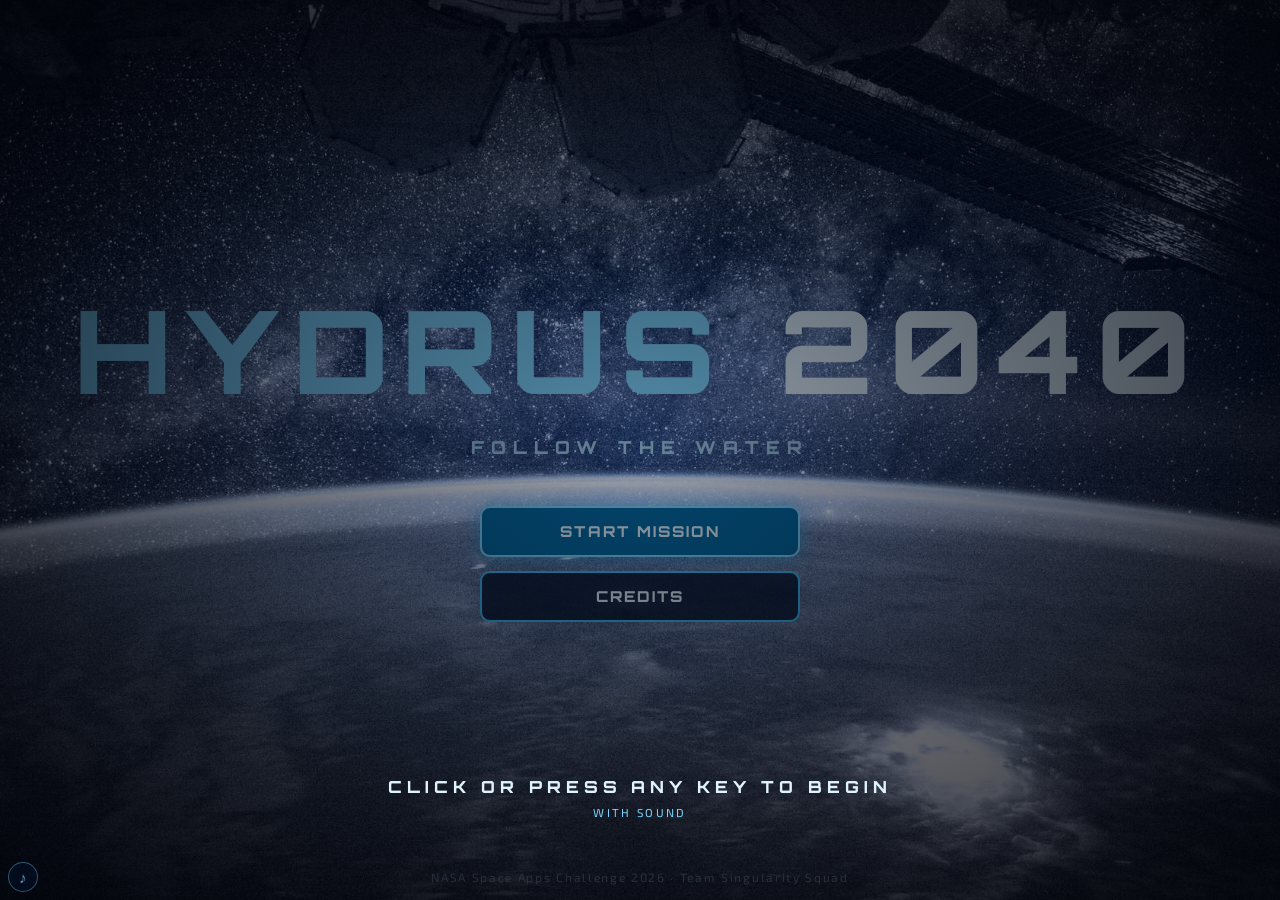
<file: index.html>
<!DOCTYPE html>
<html lang="en">
<head>
  <meta charset="UTF-8">
  <meta name="viewport" content="width=device-width, initial-scale=1.0">
  <title>Hydrus 2040</title>
  <meta name="description" content="Hydrus 2040: follow the water. A space mission design game for NASA Space Apps Challenge 2026.">
  <link rel="stylesheet" href="css/style.css">
</head>
<body>

  <!-- ============ 1. TITLE SCREEN ============ -->
  <section id="screen-title" class="screen active">
    <div class="title-bg"></div>
    <div class="title-tint"></div>
    <img class="drifter" src="assets/images/astronaut-floating.png" alt="">

    <div class="title-box">
      <div class="title-float">
        <h1 class="game-title">HYDRUS <span>2040</span></h1>
      </div>
      <p class="game-subtitle">FOLLOW THE WATER</p>
      <nav class="menu">
        <button class="btn btn-main" id="btn-start">START MISSION</button>
        <button class="btn" id="btn-credits">CREDITS</button>
      </nav>
    </div>

    <footer class="title-footer">NASA Space Apps Challenge 2026 · Team Singularity Squad</footer>
  </section>

  <!-- ============ 2. INTRO COMIC ============ -->
  <section id="screen-intro" class="screen">
    <div class="stage" id="intro-stage">
      <div class="panel-bg" id="panel-bg"></div>
      <div class="panel-extra" id="panel-extra"></div>
      <div class="caption" id="caption"></div>
      <img class="hydrus" id="hydrus" src="assets/images/control-hydrus.png" alt="Control Hydrus, your mission guide">
      <div class="bubble" id="bubble">
        <b class="bubble-name">CONTROL HYDRUS</b>
        <span id="bubble-text"></span>
      </div>
      <div class="dots" id="dots"></div>
      <div class="ai-tag hidden" id="intro-ai">AI-generated illustration</div>
      <button class="btn-skip" id="btn-skip">Skip intro &#9656;&#9656;</button>
      <button class="btn btn-main btn-next" id="btn-next">NEXT &#9656;</button>
    </div>
  </section>

  <!-- ============ 3. CHOOSE YOUR DESTINATION ============ -->
  <section id="screen-destinations" class="screen">
    <div class="title-bg dim"></div>
    <div class="title-tint"></div>

    <header class="dest-header">
      <button class="btn btn-small" id="dest-back">&#9666; Menu</button>
      <div class="dest-heading">
        <h2>CHOOSE YOUR DESTINATION</h2>
        <div class="dest-guide">
          <img src="assets/images/control-hydrus-face.png" alt="">
          <p><b>CONTROL HYDRUS:</b> <span id="dest-guide-text"></span></p>
        </div>
      </div>
    </header>

    <div class="dest-cols" id="dest-cols"></div>

    <div class="dest-bar">
      <p id="dest-choice">Pick a world to continue.</p>
      <button class="btn btn-main" id="dest-go" disabled>CONTINUE &#9656;</button>
    </div>
  </section>

  <!-- ============ 4. HANGAR ============ -->
  <!-- The hangar is drawn at 1920 x 1080 and scaled to fit any screen -->
  <section id="screen-hangar" class="screen">
    <div class="hg-stage" id="hg-stage">
      <header class="hg-top">
        <div class="hg-title"><h1>HANGAR</h1><small id="hg-sub"></small></div>
        <div class="hg-meter" id="m-budget"></div>
        <div class="hg-meter" id="m-weight"></div>
        <div class="hg-meter" id="m-power"></div>
        <div class="hg-meter" id="m-data"></div>
        <div class="hg-btns"><button class="hg-help" id="hg-help" aria-label="Hangar tour">?</button><button class="hg-back" id="hg-back">&#9666; BACK</button></div>
      </header>

      <div class="hg-grid">
        <div class="hg-left">
          <section class="pn" id="p-rocket"><div class="pt">1 · CHOOSE YOUR ROCKET</div><div id="rocket-list"></div></section>
          <section class="pn hg-fuel">
            <div class="pt">FUEL LOAD <span>$1M per 10%</span></div>
            <div class="fh"><b id="fuel-pct"></b><span id="fuel-dv"></span></div>
            <input type="range" id="fuel-range" min="0" max="100" step="1" aria-label="Fuel load">
            <div class="flab"><span>0%</span><span>25%</span><span>50%</span><span>75%</span><span>100%</span></div>
            <p class="fnote"><b>Δv</b> = how much your rocket can change its speed. More fuel gives more Δv, but costs money. More weight on board gives less Δv.</p>
          </section>
        </div>

        <section class="pn hg-bay">
          <div class="pt">ASSEMBLY BAY <span id="bay-sub"></span></div>
          <svg id="rocket-svg" viewBox="0 0 560 470" preserveAspectRatio="xMidYMid meet" aria-label="Your rocket"></svg>
        </section>

        <section class="pn" id="p-equip">
          <div class="pt">2 · LOAD YOUR EQUIPMENT <span id="equip-sub"></span></div>
          <div class="env" id="env"></div>
          <div class="items" id="equip-list"></div>
        </section>

        <div class="hg-bottom">
          <section class="pn" id="p-world"><div class="pt">3 · YOUR WORLD <span>what it is like out there</span></div><div id="world-card"></div></section>
          <section class="pn" id="p-crew">
            <div class="pt">4 · CREW STATIONS <span>Control Hydrus gives orders by station</span></div>
            <div class="crew" id="crew-stations"></div>
            <div class="hint"><img src="assets/images/control-hydrus-face.png" alt=""><div><b>CONTROL HYDRUS</b><p id="hint-text"></p></div></div>
          </section>
          <section class="pn hg-launch">
            <div class="pt">MISSION READINESS</div>
            <svg id="gauge" viewBox="0 0 300 170" width="270" aria-label="Mission readiness"></svg>
            <div class="risk" id="risk-text"></div>
            <ul class="blocked-list" id="blocked-list"></ul>
            <button class="lb" id="launch-btn">LAUNCH &#9656;</button>
          </section>
        </div>
      </div>

      <!-- World info as a pop-up window (inside the hangar) -->
      <div class="wi-pop hidden" id="wi-pop" role="dialog" aria-label="World info">
        <div class="wi-pop-box"><div class="wi-pop-scale" id="wi-pop-frame"></div>
          <button class="wi-close" id="wi-close" aria-label="Close world info">✕</button></div>
      </div>

      <!-- Guided tour by Control Hydrus (inside the hangar) -->
      <div class="tour hidden" id="tour">
        <div class="tour-spot" id="tour-spot"></div>
        <div class="tour-box" id="tour-box">
          <img src="assets/images/control-hydrus-face.png" alt="Control Hydrus">
          <div class="tour-text">
            <b>CONTROL HYDRUS <span id="tour-step"></span></b>
            <p id="tour-msg"></p>
            <div class="tour-btns">
              <button class="tour-skip" id="tour-skip">Skip tour</button>
              <button class="btn btn-main tour-next" id="tour-next">NEXT &#9656;</button>
            </div>
          </div>
        </div>
      </div>
    </div>
  </section>

  <!-- ============ 3b. WORLD INFO (before the hangar) ============ -->
  <section id="screen-briefing" class="screen"><div class="stage1080" id="briefing-stage"></div></section>

  <!-- ============ 5. LAUNCH (countdown) ============ -->
  <section id="screen-launch" class="screen"><div class="stage1080" id="launch-stage"></div></section>

  <!-- ============ 6. TRAJECTORY ============ -->
  <section id="screen-trajectory" class="screen"><div class="stage1080" id="traj-stage"></div></section>

  <!-- ============ 7b. MARS: mission map with 5 sectors (rover level in mars-level/) ============ -->
  <section id="screen-rover" class="screen"><iframe class="rover-frame" id="rover-frame" title="Mars mission map and rover level"></iframe></section>

  <!-- ============ 7. MISSION MAP ============ -->
  <section id="screen-map" class="screen"><div class="stage1080" id="map-stage"></div></section>

  <!-- ============ 8. ANIMATION SLOT (cinematics go here in the final version) ============ -->
  <section id="screen-anim" class="screen"><div class="stage1080" id="anim-stage"></div></section>

  <!-- ============ 9. PLANET LEVEL (walk + emergencies) ============ -->
  <section id="screen-level" class="screen"><div class="stage1080" id="level-stage"></div>
    <!-- ESC: pause menu -->
    <div class="pause hidden" id="pause" role="dialog" aria-label="Paused">
      <div class="pause-box">
        <h2>PAUSED</h2>
        <button class="btn" data-act="resume">RESUME</button>
        <button class="btn" data-act="map">MISSION MAP</button>
        <button class="btn" data-act="menu">MAIN MENU</button>
        <p>ESC: resume · ◀ ▶ choose · middle key: select</p>
      </div>
    </div>
  </section>

  <!-- ============ 10. FINAL REPORT ============ -->
  <section id="screen-report" class="screen"><div class="stage1080" id="report-stage"></div></section>

  <!-- ============ CREW WINDOW (before the hangar) ============ -->
  <div class="modal crew-modal hidden" id="crew-modal">
    <div class="crew-box">
      <img class="cm-astro" src="assets/images/control-hydrus.png" alt="Control Hydrus">
      <div class="cm-bubble"><b>CONTROL HYDRUS</b><span id="crew-question"></span></div>
      <div class="cm-body" id="crew-body"></div>
    </div>
  </div>

  <!-- ============ LAUNCH SUMMARY WINDOW ============ -->
  <div class="modal summary-modal hidden" id="summary-modal">
    <div class="mbx">
      <div class="mbub"><b>CONTROL HYDRUS</b>Trip and equipment selected. Ready to launch, team?</div>
      <img class="mch" src="assets/images/control-hydrus.png" alt="">
      <h2>MISSION SUMMARY<small>Check everything before launch. You can't change your equipment in space.</small></h2>
      <div class="sg" id="summary-grid"></div>
      <div class="btns">
        <button class="bb" id="sum-back">&#9666; BACK TO HANGAR</button>
        <button class="bl" id="sum-go">CONFIRM LAUNCH &#9656;</button>
      </div>
    </div>
  </div>

  <!-- Pop-up window (credits and messages) -->
  <div class="modal hidden" id="modal">
    <div class="modal-box">
      <div id="modal-content"></div>
      <button class="btn btn-main" id="modal-close">CLOSE</button>
    </div>
  </div>

  <!-- Scripts: order matters -->
  <script src="js/data.js"></script>
  <script src="js/main.js"></script>
  <script src="js/title.js"></script>
  <script src="js/intro.js"></script>
  <script src="js/destinations.js"></script>
  <script src="js/crew.js"></script>
  <script src="js/hangar.js"></script>
  <script src="js/tour.js"></script>
  <script src="js/briefing.js"></script>
  <script src="js/missions/mars.js"></script>
  <script src="js/missions/moon.js"></script>
  <script src="js/missions/europa.js"></script>
  <script src="js/journey.js"></script>
  <script src="js/level.js"></script>
  <script src="js/music.js"></script>
</body>
</html>
</file>
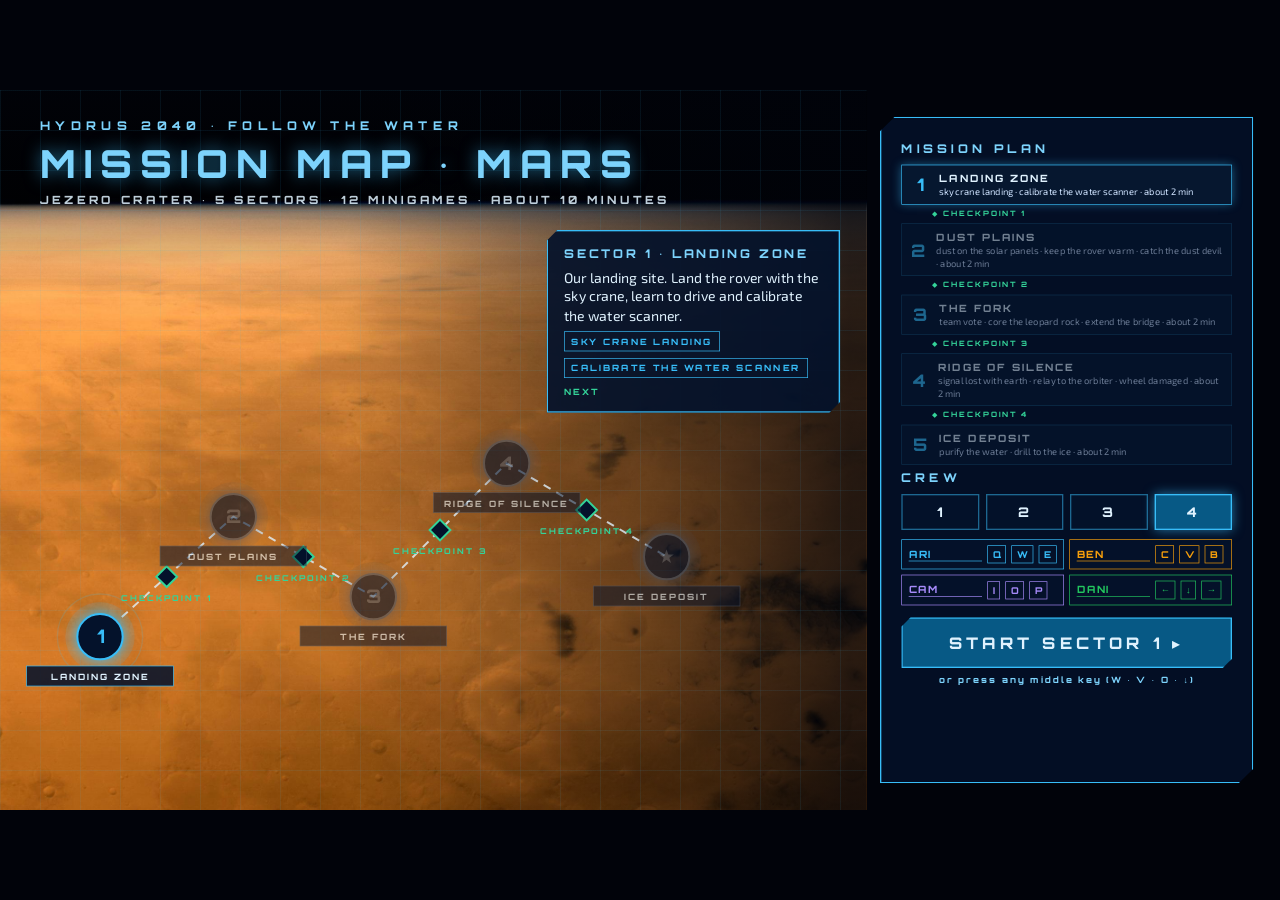
<file: mars-level/index.html>
<!DOCTYPE html>
<html lang="en">
<head>
  <meta charset="UTF-8">
  <meta name="viewport" content="width=device-width, initial-scale=1.0">
  <title>Hydrus 2040 · Mars</title>
  <link rel="stylesheet" href="css/style.css">
</head>
<body>
  <!-- ============ MISSION MAP · MARS ============ -->
  <section id="map" class="screen active">
    <div class="stage" id="map-stage">
      <div class="mp-bg"></div><div class="mp-grid"></div>
      <header class="mp-top">
        <p class="kicker">HYDRUS 2040 · FOLLOW THE WATER</p>
        <h1 id="mp-title">MISSION MAP · MARS</h1>
        <p class="sub" id="mp-sub">JEZERO CRATER · 5 SECTORS · 12 MINIGAMES · ABOUT 10 MINUTES</p>
      </header>
      <button class="mp-back" id="mp-back">◂ BACK</button>
      <svg class="mp-svg" id="mp-svg" viewBox="0 0 1300 1080"></svg>
      <div class="mp-card hidden" id="mp-card"></div>
      <aside class="mp-side">
        <h2>MISSION PLAN</h2>
        <div id="mp-plan"></div>
        <h2>CREW</h2>
        <div class="crew-n" id="crew-n"></div>
        <div class="crew-keys" id="crew-keys"></div>
        <button class="start" id="start">START MISSION ▸</button>
        <p class="hint">or press any middle key (W · V · O · ↓)</p>
      </aside>
    </div>
  </section>

  <!-- ============ PLANET LEVEL ============ -->
  <section id="play" class="screen">
    <canvas id="game" width="1920" height="1080"></canvas>
    <!-- 1 player: the rover broke → extra life or restart the sector -->
    <div class="pause hidden" id="downc" role="dialog" aria-label="Rover down">
      <div class="pause-box">
        <h2 class="red">ROVER DOWN</h2>
        <p class="why" id="downc-why"></p>
        <button data-act="life">♥ USE EXTRA LIFE<small id="downc-life">Keep going from here · 1 per sector</small></button>
        <button data-act="restart">RESTART SECTOR<small>Start this sector again from the beginning</small></button>
        <p>◀ ▶ choose · middle key: select</p>
      </div>
    </div>
    <!-- ESC: pause menu -->
    <div class="pause hidden" id="pause" role="dialog" aria-label="Paused">
      <div class="pause-box">
        <h2>PAUSED</h2>
        <button data-act="resume">RESUME</button>
        <button data-act="map">MISSION MAP</button>
        <button data-act="menu">MAIN MENU</button>
        <p>ESC: resume · ◀ ▶ choose · middle key: select</p>
        <small>Going to the map or the menu restarts this sector later.</small>
      </div>
    </div>
  </section>

  <script src="js/config.js"></script>
  <script src="js/data.js"></script>
  <script src="js/planets.js"></script>
  <script src="js/sound.js"></script>
  <script src="js/draw.js"></script>
  <script src="js/minigames.js"></script>
  <script src="js/minigames2.js"></script>
  <script src="js/minigames3.js"></script>
  <script src="js/level.js"></script>
  <script src="js/map.js"></script>
</body>
</html>
</file>
<file: css/style.css>
/* =====================================================
   HYDRUS 2040 — STYLES
   Main colors are at the top: change them here.
   ===================================================== */

@font-face { font-family: 'Orbitron'; src: url(../assets/fonts/orbitron.woff2) format('woff2'); font-weight: 800; }
@font-face { font-family: 'Exo 2'; src: url(../assets/fonts/exo2-400.woff2) format('woff2'); font-weight: 400; }
@font-face { font-family: 'Exo 2'; src: url(../assets/fonts/exo2.woff2) format('woff2'); font-weight: 600; }

:root {
  --ice: #e0f2fe;        /* almost white */
  --light-blue: #7dd3fc;
  --blue: #38bdf8;
  --deep-blue: #0369a1;
  --navy: #04122b;
  --space: #01030a;
  --title-font: 'Orbitron', sans-serif;
  --text-font: 'Exo 2', sans-serif;
}

* { box-sizing: border-box; margin: 0; }
html, body { height: 100%; background: var(--space); color: var(--ice); font-family: var(--text-font); overflow: hidden; }
button { font: inherit; cursor: pointer; }
.hidden { display: none !important; }

/* ---------- Screens ---------- */
.screen { position: fixed; inset: 0; display: none; }
.screen.active { display: block; animation: fade-in .6s ease; }
@keyframes fade-in { from { opacity: 0; } to { opacity: 1; } }

/* ---------- Buttons ---------- */
.btn {
  font-family: var(--title-font); font-weight: 800; letter-spacing: .14em; font-size: 15px;
  padding: 14px 30px; color: var(--ice); background: #04122bcc;
  border: 2px solid var(--blue); border-radius: 10px; transition: .2s;
}
.btn:hover, .btn:focus-visible { background: var(--deep-blue); box-shadow: 0 0 22px var(--blue); outline: none; }
.btn-main { background: var(--deep-blue); border-color: var(--light-blue); box-shadow: 0 0 18px #0ea5e988; }
.btn-main:hover { box-shadow: 0 0 34px var(--blue); transform: translateY(-2px); }
.btn:disabled { opacity: .35; cursor: default; box-shadow: none; transform: none; }
.btn-small { font-size: 12px; padding: 9px 16px; }

/* ---------- 1. TITLE SCREEN ---------- */
.title-bg {
  position: absolute; inset: -4%;
  background: url(../assets/images/bg-title.jpg) center / cover;
  animation: slow-zoom 40s ease-in-out infinite alternate;
}
.title-bg.dim { filter: brightness(.55); }
@keyframes slow-zoom { from { transform: scale(1); } to { transform: scale(1.08); } }

/* Blue layer: turns the warm photo into cold blue tones */
.title-tint {
  position: absolute; inset: 0;
  background:
    radial-gradient(ellipse at center, #0a2a5a33 0%, #01030acc 85%),
    #0b3d91;
  mix-blend-mode: color; opacity: .9;
}
.title-tint::after {
  content: ''; position: absolute; inset: 0;
  background: linear-gradient(#01030a99, #01030a22 40%, #01030aaa);
  mix-blend-mode: normal;
}

.drifter {
  position: absolute; width: 9vw; min-width: 80px; top: 62%; left: -12vw; opacity: .9;
  animation: drift 55s linear infinite;
}
@keyframes drift {
  0%   { transform: translate(0, 0) rotate(-10deg); }
  50%  { transform: translate(70vw, -30vh) rotate(25deg); }
  100% { transform: translate(130vw, -10vh) rotate(60deg); }
}

.title-box {
  position: absolute; inset: 0; display: flex; flex-direction: column;
  align-items: center; justify-content: center; text-align: center; padding: 20px;
}
.title-float { animation: float 6s ease-in-out infinite; }
@keyframes float {
  0%, 100% { transform: translateY(0) rotate(-.6deg); }
  50%      { transform: translateY(-14px) rotate(.6deg); }
}
.game-title {
  font-family: var(--title-font); font-weight: 800; letter-spacing: .12em;
  font-size: clamp(42px, 9vw, 130px); color: var(--light-blue);
  animation: breathe 3.2s ease-in-out infinite;
}
.game-title span { color: var(--ice); }
@keyframes breathe {
  0%, 100% { text-shadow: 0 0 6px #0ea5e955; color: var(--light-blue); }
  50%      { text-shadow: 0 0 22px var(--blue), 0 0 55px #0284c7; color: #bae6fd; }
}
.game-subtitle {
  font-family: var(--title-font); letter-spacing: .4em; font-size: clamp(12px, 1.4vw, 20px);
  color: #9cc7e4; margin: 14px 0 48px;
}
.menu { display: flex; flex-direction: column; gap: 14px; width: min(320px, 80vw); }
.title-footer {
  position: absolute; bottom: 16px; width: 100%; text-align: center;
  font-size: 12px; letter-spacing: .14em; color: #9cc7e4aa;
}

/* ---------- 2. INTRO COMIC ---------- */
#screen-intro { background: #000; display: none; place-items: center; }
#screen-intro.active { display: grid; }
.stage {
  position: relative; width: min(100vw, 177.78vh); aspect-ratio: 16 / 9;
  overflow: hidden; container-type: inline-size; cursor: pointer; background: var(--space);
}
.panel-bg { position: absolute; inset: 0; background: center / cover no-repeat; }
.panel-bg.zoom { animation: panel-in .7s ease, ken-burns 14s ease-out forwards; }
@keyframes panel-in { from { opacity: 0; } to { opacity: 1; } }
@keyframes ken-burns { from { transform: scale(1); } to { transform: scale(1.06); } }

.caption {
  position: absolute; left: 3.75%; top: 6.2%; max-width: 47.5%;
  padding: 1.6cqw 2.1cqw; background: #04122bdd; border: .19cqw solid var(--blue);
  border-radius: .4cqw; box-shadow: .5cqw .5cqw 0 var(--deep-blue);
  opacity: 0; transform: translateY(-1cqw); transition: .6s .2s;
}
.caption.show { opacity: 1; transform: none; }
.caption-title {
  font-family: var(--title-font); font-weight: 800; font-size: 4cqw; letter-spacing: .12em;
  color: var(--light-blue); text-shadow: 0 0 1.4cqw #0ea5e9;
}
.caption p { font-size: 2.1cqw; line-height: 1.35; margin-top: .6cqw; }

.hydrus {
  position: absolute; left: 0; bottom: 0; height: 52%;
  transform: translateX(-110%); transition: transform .7s cubic-bezier(.2, .9, .3, 1.2);
  pointer-events: none;
}
.with-hydrus .hydrus { transform: translateX(0); animation: bob 5s ease-in-out .7s infinite; }
@keyframes bob { 0%, 100% { translate: 0 0; } 50% { translate: 0 -1.2%; } }

.bubble {
  position: absolute; padding: 1.75cqw 2.25cqw;
  background: #f0f9ff; color: #0c2340; border: .25cqw solid #0ea5e9; border-radius: 1.75cqw;
  font-size: 2.25cqw; line-height: 1.35; box-shadow: .5cqw .5cqw 0 var(--deep-blue);
  opacity: 0; transform: scale(.9); transform-origin: left bottom; transition: .35s .3s;
  min-height: 9cqw;
}
.bubble.show { opacity: 1; transform: none; }
.bubble::before {
  content: ''; position: absolute; left: -2.9cqw; bottom: 2.5cqw;
  border: 1.5cqw solid transparent; border-right: 2.9cqw solid #0ea5e9;
}
.bubble-name {
  display: block; font-family: var(--title-font); font-size: 1.25cqw; letter-spacing: .16em;
  color: var(--deep-blue); margin-bottom: .5cqw;
}
/* Panel 4: text box at the bottom, no astronaut */
.bottom-text .bubble {
  left: 50%; bottom: 4.5%; width: 90%; transform: translateX(-50%);
  background: #04122bee; color: var(--ice); border-color: var(--blue); border-radius: .4cqw;
  font-size: 1.9cqw; text-align: center; min-height: 0;
}
.bottom-text .bubble::before { display: none; }
.bottom-text .bubble-name { display: inline; color: var(--light-blue); margin-right: .6cqw; }

.intro-planet { position: absolute; top: 18%; width: 21.25%; transform: translateX(-50%); text-align: center; }
.intro-planet .planet-photo { width: 100%; }
.intro-planet-name {
  font-family: var(--title-font); font-size: 1.9cqw; letter-spacing: .14em; margin-top: 1.4cqw;
  color: #bae6fd; text-shadow: 0 0 .9cqw #0284c7;
}
.intro-planet-name small { display: block; font-family: var(--text-font); font-size: 1.5cqw; letter-spacing: .04em; color: var(--light-blue); margin-top: .3cqw; }

.dots { position: absolute; top: 2.5%; left: 50%; transform: translateX(-50%); display: flex; gap: .8cqw; }
.dots i { width: .8cqw; height: .8cqw; border-radius: 50%; background: #7dd3fc44; }
.dots i.on { background: var(--light-blue); box-shadow: 0 0 .8cqw var(--blue); }
.btn-skip {
  position: absolute; top: 2%; right: 1.5%; background: none; border: none;
  color: #9cc7e4; font-size: 1.2cqw; letter-spacing: .08em; padding: .6cqw;
}
.btn-skip:hover { color: var(--ice); }
.btn-next { position: absolute; right: 2.5%; bottom: 4%; font-size: 1.3cqw; padding: 1cqw 2cqw; }
.bottom-text .btn-next { bottom: auto; top: 6%; }

/* ---------- Planet photos that rotate ---------- */
.planet-photo { position: relative; aspect-ratio: 1; border-radius: 50%; }
.planet-photo img {
  width: 100%; height: 100%; border-radius: 50%; object-fit: cover; display: block;
  animation: spin 160s linear infinite;
  box-shadow: 0 0 0 3px #38bdf855, 0 0 40px #0ea5e966;
}
/* Fixed shadow on one side: makes it look like a 3D ball */
.planet-photo::after {
  content: ''; position: absolute; inset: 0; border-radius: 50%;
  background: radial-gradient(circle at 32% 30%, transparent 48%, #000000aa 100%);
  pointer-events: none;
}
@keyframes spin { to { transform: rotate(360deg); } }

/* ---------- 3. CHOOSE YOUR DESTINATION ---------- */
#screen-destinations.active { display: flex; flex-direction: column; }
.dest-header { position: relative; display: flex; align-items: flex-start; gap: 24px; padding: 22px 32px 0; }
.dest-heading { flex: 1; text-align: center; padding-right: 90px; }
.dest-heading h2 {
  font-family: var(--title-font); font-weight: 800; letter-spacing: .18em;
  font-size: clamp(20px, 2.6vw, 38px); color: var(--light-blue); text-shadow: 0 0 18px #0284c7;
}
.dest-guide { display: inline-flex; align-items: center; gap: 12px; margin-top: 12px; padding: 8px 18px 8px 8px; background: #04122bcc; border: 1px solid #38bdf866; border-radius: 40px; }
.dest-guide img { width: 46px; height: 46px; border-radius: 50%; border: 2px solid var(--blue); }
.dest-guide p { font-size: 16px; }
.dest-guide b { font-family: var(--title-font); font-size: 12px; letter-spacing: .14em; color: var(--light-blue); }

.dest-cols {
  position: relative; flex: 1; display: grid; grid-template-columns: repeat(3, 1fr);
  gap: clamp(12px, 2vw, 30px); padding: 22px clamp(16px, 3vw, 48px); min-height: 0;
}
.dest-card {
  position: relative; display: flex; flex-direction: column; align-items: center; text-align: center;
  padding: 26px 22px 22px; color: var(--ice); background: #04122bb3;
  border: 2px solid #38bdf855; border-radius: 18px; transition: .25s; overflow: hidden;
}
.dest-card:hover, .dest-card:focus-visible { border-color: var(--blue); transform: translateY(-6px); box-shadow: 0 0 30px #0ea5e955; outline: none; }
.dest-card.selected { border-color: var(--light-blue); background: #0a2a55d9; box-shadow: 0 0 0 2px var(--light-blue), 0 0 46px #0ea5e9aa; }
.dest-card .planet-photo.big { width: min(72%, 30vh); margin: 18px 0 20px; }
.dest-card:hover .planet-photo img { animation-duration: 40s; }
.dest-diff {
  position: absolute; top: 14px; left: 14px; font-family: var(--title-font); font-size: 11px;
  letter-spacing: .16em; padding: 5px 10px; border-radius: 6px; border: 1px solid;
}
.diff-easy .dest-diff   { color: #a5f3fc; border-color: #22d3ee; }
.diff-medium .dest-diff { color: #bae6fd; border-color: #38bdf8; background: #0369a133; }
.diff-hard .dest-diff   { color: #e0f2fe; border-color: #7dd3fc; background: #0369a199; }
.dest-name { font-family: var(--title-font); font-weight: 800; font-size: clamp(20px, 2.3vw, 34px); letter-spacing: .16em; }
.dest-title { color: var(--light-blue); font-weight: 600; font-size: clamp(14px, 1.3vw, 19px); margin: 4px 0 10px; }
.dest-desc { font-size: clamp(13px, 1.05vw, 16px); line-height: 1.5; color: #cfe6f7; max-width: 34ch; }

.dest-bar {
  position: relative; display: flex; align-items: center; justify-content: space-between; gap: 16px;
  padding: 14px 32px 22px;
}
.dest-bar p { font-size: 18px; color: #cfe6f7; }
.dest-bar b { font-family: var(--title-font); color: var(--light-blue); letter-spacing: .1em; }

/* ---------- Pop-up window ---------- */
.modal { position: fixed; inset: 0; background: #01030acc; display: grid; place-items: center; z-index: 10; padding: 20px; }
.modal-box {
  max-width: 620px; width: 100%; padding: 30px 34px; background: var(--navy);
  border: 2px solid var(--blue); border-radius: 14px; box-shadow: 0 0 40px #0ea5e955; text-align: center;
}
.modal-box h3 { font-family: var(--title-font); letter-spacing: .16em; color: var(--light-blue); margin-bottom: 14px; }
.modal-box p { line-height: 1.6; margin-bottom: 20px; }
.credits { text-align: left; line-height: 1.6; margin: 0 0 22px; padding-left: 20px; }
.credits li { margin-bottom: 6px; }

/* People who prefer less motion get a calm version */
@media (prefers-reduced-motion: reduce) {
  *, *::before, *::after { animation: none !important; transition: none !important; }
}

/* =====================================================
   4. HANGAR  (drawn at 1920 x 1080, scaled to the screen)
   ===================================================== */
#screen-hangar { background: radial-gradient(ellipse at 50% 0%, #0b2147, #020617 70%); overflow: hidden; }
.hg-stage {
  position: absolute; left: 50%; top: 50%; width: 1920px; height: 1080px;
  transform-origin: center; transform: translate(-50%, -50%);
}
.hg-top {
  display: grid; grid-template-columns: 400px repeat(4, 1fr) 110px; gap: 22px; align-items: center;
  padding: 16px 24px; border-bottom: 1px solid #38bdf833; background: #020a1acc; height: 92px;
}
.hg-title h1 { font-family: var(--title-font); font-size: 28px; letter-spacing: .16em; color: var(--light-blue); text-shadow: 0 0 14px #0284c7; }
.hg-title small { display: block; font-size: 13.5px; color: #9cc7e4; margin-top: 4px; line-height: 1.35; }
.hg-meter .h { display: flex; justify-content: space-between; font-size: 12px; letter-spacing: .14em; color: #9cc7e4; }
.hg-meter .h b { font-family: var(--title-font); font-size: 13px; color: var(--ice); letter-spacing: .04em; }
.hg-meter .bar { position: relative; height: 12px; background: #0b1a33; border: 1px solid #38bdf844; border-radius: 6px; margin: 6px 0 4px; overflow: hidden; }
.hg-meter .bar i { position: absolute; inset: 0 auto 0 0; border-radius: 6px; transition: width .3s; }
.hg-meter small { font-size: 12px; }
small.ok { color: #86efac; } small.warn { color: #fde68a; } small.bad { color: #fca5a5; font-weight: 600; } small.purple { color: #c4b5fd; }
.hg-back { font-family: var(--title-font); font-size: 12px; letter-spacing: .1em; padding: 10px; border: 1px solid var(--blue); border-radius: 8px; color: #bae6fd; background: none; }
.hg-back:hover { background: var(--deep-blue); }

.hg-grid { display: grid; grid-template-columns: 380px 1fr 660px; grid-template-rows: 600px 1fr; gap: 14px; padding: 14px 24px; height: calc(1080px - 92px); }
.pn { position: relative; border: 1px solid #38bdf866; border-radius: 12px; background: linear-gradient(#071a3add, #04122bdd); padding: 14px 16px; overflow: hidden; }
.pn::before { content: ''; position: absolute; inset: 0 0 auto 0; height: 2px; background: linear-gradient(90deg, transparent, var(--blue), transparent); }
.pt { font-family: var(--title-font); font-size: 13px; letter-spacing: .16em; color: var(--light-blue); margin-bottom: 12px; display: flex; justify-content: space-between; }
.pt span { color: #9cc7e4; font-family: var(--text-font); letter-spacing: .04em; }

/* Rockets */
.hg-left { display: flex; flex-direction: column; gap: 14px; min-height: 0; }
.hg-left .pn:first-child { flex: none; }
.rk { display: flex; gap: 12px; width: 100%; text-align: left; color: var(--ice); border: 1px solid #38bdf833; border-radius: 10px; padding: 7px 10px; margin-bottom: 7px; background: #04122b; transition: .2s; }
.rk:hover { border-color: var(--blue); }
.rk.on { border-color: var(--light-blue); background: #0a2a55; box-shadow: 0 0 0 1px var(--light-blue), 0 0 22px #0ea5e955; }
.rs { width: 38px; height: 70px; flex: none; }
.rkb { flex: 1; }
.rkh { display: flex; justify-content: space-between; align-items: center; margin-bottom: 4px; }
.rkh b { font-family: var(--title-font); font-size: 15px; letter-spacing: .12em; }
.sel { font-family: var(--title-font); font-size: 9px; letter-spacing: .14em; color: #04122b; background: var(--light-blue); padding: 3px 6px; border-radius: 4px; }
.st { display: flex; justify-content: space-between; font-size: 12px; color: #9cc7e4; margin-top: 1px; }
.st b { color: var(--ice); }
.mb { height: 4px; background: #0b1a33; border-radius: 2px; }
.mb i { display: block; height: 100%; background: var(--blue); border-radius: 2px; }

/* Fuel */
.hg-fuel { flex: 1; }
.fh { display: flex; justify-content: space-between; align-items: baseline; }
.fh > b { font-family: var(--title-font); font-size: 30px; color: var(--light-blue); }
.fh span { font-size: 13px; color: #9cc7e4; }
.fh span b { color: var(--ice); }
#fuel-range {
  -webkit-appearance: none; appearance: none; width: 100%; height: 14px; margin: 14px 0 6px; border-radius: 7px; cursor: pointer;
  background: linear-gradient(90deg, #0369a1, #38bdf8) 0 / var(--fill, 50%) 100% no-repeat, #0b1a33;
  border: 1px solid #38bdf844;
}
#fuel-range::-webkit-slider-thumb { -webkit-appearance: none; width: 26px; height: 26px; border-radius: 50%; background: var(--ice); border: 4px solid #0ea5e9; box-shadow: 0 0 14px var(--blue); }
#fuel-range::-moz-range-thumb { width: 18px; height: 18px; border-radius: 50%; background: var(--ice); border: 4px solid #0ea5e9; }
.flab { display: flex; justify-content: space-between; font-size: 11px; color: #9cc7e4; }
.fnote { font-size: 12px; color: #9cc7e4; line-height: 1.4; margin-top: 12px; }
.fnote b { color: var(--light-blue); }

/* Assembly bay */
.hg-bay svg { width: 100%; height: calc(100% - 30px); }
#rocket-group { transition: transform 1.8s cubic-bezier(.6, 0, .9, .4); }
#rocket-group.liftoff { transform: translate(20px, -700px) !important; }
#rocket-group .flame { transform-origin: 260px 436px; animation: flicker .25s ease-in-out infinite alternate; }
@keyframes flicker { from { transform: scaleY(.85); } to { transform: scaleY(1.15); } }

/* Equipment */
.env { display: flex; gap: 8px; flex-wrap: wrap; margin: -4px 0 10px; }
.env span { font-size: 12px; padding: 4px 9px; border-radius: 14px; background: #0b1a33; border: 1px solid #38bdf855; color: #cfe6f7; }
.env span b { color: var(--light-blue); font-family: var(--title-font); font-size: 10px; letter-spacing: .1em; margin-right: 5px; }
.items { display: grid; grid-template-columns: 1fr 1fr; gap: 9px; }
.item { display: flex; gap: 10px; align-items: flex-start; border: 1px solid #38bdf833; border-radius: 9px; padding: 8px 10px; background: #04122b; cursor: pointer; transition: .15s; }
.item:hover, .item:focus-visible { border-color: var(--blue); outline: none; }
.item.on { border-color: var(--light-blue); background: #0a2a55; }
.ic { flex: none; width: 42px; height: 42px; border-radius: 8px; display: grid; place-items: center; font-family: var(--title-font); font-size: 11px; color: #04060c; background: var(--c); }
.item:not(.on) .ic { background: transparent; color: var(--c); border: 1.5px solid var(--c); }
.im { flex: 1; min-width: 0; }
.im > b { display: block; font-size: 15px; }
.stats { display: flex; gap: 10px; font-size: 12px; font-weight: 600; color: var(--light-blue); }
.stats .plus { color: #86efac; } .stats .minus { color: #fca5a5; }
.rec { margin-top: 5px; font-size: 11.5px; line-height: 1.3; padding: 4px 7px; border-radius: 5px; border: 1px solid; }
.rec b { display: block; font-family: var(--title-font); font-size: 9.5px; letter-spacing: .12em; margin-bottom: 1px; }
.rec span { color: #cfe6f7; }
.rec.yes, .rec.best { border-color: #22c55e88; background: #14532d55; } .rec.yes b, .rec.best b { color: #86efac; }
.rec.no { border-color: #f8717188; background: #7f1d1d44; } .rec.no b { color: #fca5a5; }
.rec.opt { border-color: #33415599; background: #0b1a33; } .rec.opt b { color: #9cc7e4; }
.tick { font-family: var(--title-font); font-size: 16px; color: var(--light-blue); }
.item:not(.on) .tick { color: #475569; }
.step { display: flex; align-items: center; gap: 6px; font-family: var(--title-font); }
.step span { width: 24px; height: 24px; border: 1px solid var(--blue); border-radius: 5px; display: grid; place-items: center; font-size: 14px; color: #bae6fd; }
.step span:hover { background: var(--deep-blue); }
.step b { font-size: 14px; width: 12px; text-align: center; }

/* Bottom row */
.hg-bottom { grid-column: 1 / 4; display: grid; grid-template-columns: 780px 1fr 330px; gap: 14px; min-height: 0; }
.hzs { display: grid; grid-template-columns: 1fr 1fr; gap: 9px; }
.hz { border: 1px solid #38bdf833; border-radius: 9px; padding: 9px 11px; background: #04122b; }
.hzn { display: flex; align-items: center; gap: 10px; }
.hzn b { font-size: 14.5px; flex: 1; }
.hzn small { font-family: var(--title-font); font-size: 10px; letter-spacing: .1em; color: #fca5a5; width: 84px; text-align: right; }
.lv { display: flex; gap: 3px; }
.lv i { width: 14px; height: 8px; border-radius: 2px; background: #1e293b; }
.lv i.f { background: #f87171; }
.hzp { font-size: 13px; margin-top: 5px; font-weight: 600; }
.hzp.ok { color: #86efac; } .hzp.no { color: #fca5a5; }
.hzx { font-size: 12px; color: #9cc7e4; margin-top: 2px; }
.crew { display: grid; grid-template-columns: 1fr 1fr; gap: 9px; }
.cm { display: flex; align-items: center; gap: 10px; border: 1px solid #38bdf833; border-radius: 9px; padding: 9px 11px; background: #04122b; }
.cm .sh { font-size: 24px; width: 30px; text-align: center; }
.cm b { display: block; font-size: 15px; }
.cm small { font-size: 12px; color: #9cc7e4; }
.stns { margin-left: auto; display: flex; flex-wrap: wrap; gap: 5px; justify-content: flex-end; }
.stn { font-family: var(--title-font); font-size: 11px; letter-spacing: .12em; padding: 6px 9px; border: 1px solid; border-radius: 6px; }
.hint { display: flex; gap: 12px; align-items: center; margin-top: 14px; font-size: 15px; color: #cfe6f7; line-height: 1.4; }
.hint img { width: 58px; height: 58px; border-radius: 50%; border: 2px solid var(--blue); flex: none; }
.hint b { font-family: var(--title-font); font-size: 11px; letter-spacing: .12em; color: var(--light-blue); }
.hg-launch { display: flex; flex-direction: column; align-items: center; justify-content: space-between; }
.hg-launch .pt { align-self: stretch; }
.risk { font-size: 12.5px; color: #9cc7e4; text-align: center; line-height: 1.4; }
.lb {
  width: 100%; font-family: var(--title-font); font-size: 22px; letter-spacing: .22em; color: var(--ice); text-align: center; padding: 16px;
  border-radius: 12px; background: linear-gradient(#0ea5e9, #0369a1); border: 2px solid #bae6fd; box-shadow: 0 0 34px #0ea5e9aa; transition: .2s;
}
.lb:hover { box-shadow: 0 0 50px var(--blue); transform: translateY(-2px); }
.lb.blocked { background: #1e293b; border-color: #475569; color: #94a3b8; box-shadow: none; font-size: 17px; transform: none; }

/* =====================================================
   CREW WINDOW
   ===================================================== */
.crew-box {
  position: relative; width: min(860px, 94vw); min-height: 440px; padding: 34px 36px 30px 320px;
  border: 2px solid var(--blue); border-radius: 18px; background: linear-gradient(#081d40, #04122b); box-shadow: 0 0 60px #0ea5e966;
}
.cm-astro { position: absolute; left: -40px; bottom: 0; height: 300px; }
.cm-bubble {
  position: absolute; left: 30px; top: 30px; width: 260px; padding: 16px 18px; background: #f0f9ff; color: #0c2340;
  border: 3px solid #0ea5e9; border-radius: 20px; font-size: 21px; line-height: 1.3; box-shadow: 6px 6px 0 var(--deep-blue);
}
.cm-bubble b { display: block; font-family: var(--title-font); font-size: 12px; letter-spacing: .16em; color: var(--deep-blue); margin-bottom: 6px; }
.cm-bubble::after { content: ''; position: absolute; left: 60px; bottom: -34px; border: 16px solid transparent; border-top: 20px solid #0ea5e9; }
.cm-body { display: flex; flex-direction: column; gap: 18px; min-height: 370px; justify-content: center; }
.cm-numbers { display: grid; grid-template-columns: repeat(2, 1fr); gap: 14px; }
.cm-num {
  display: flex; flex-direction: column; align-items: center; gap: 6px; padding: 18px 10px; color: var(--ice);
  background: #04122b; border: 2px solid #38bdf866; border-radius: 14px; transition: .2s;
}
.cm-num b { font-family: var(--title-font); font-size: 46px; color: var(--light-blue); }
.cm-num span { font-size: 20px; letter-spacing: .2em; }
.cm-num:hover, .cm-num:focus-visible { border-color: var(--light-blue); background: #0a2a55; box-shadow: 0 0 26px #0ea5e977; outline: none; transform: translateY(-3px); }
.cm-note { font-size: 14px; color: #9cc7e4; text-align: center; }
.cm-names { display: grid; gap: 12px; }
.cm-row { display: flex; align-items: center; gap: 12px; }
.cm-shape { font-size: 26px; width: 30px; text-align: center; }
.cm-input { flex: 1; font: inherit; font-size: 18px; padding: 10px 12px; border-radius: 8px; border: 2px solid; background: #020a1a; color: var(--ice); }
.cm-input:focus { outline: none; box-shadow: 0 0 16px #0ea5e988; }
.cm-keys { font-size: 13px; color: #9cc7e4; width: 120px; }
.cm-actions { display: flex; justify-content: space-between; gap: 12px; }

/* =====================================================
   LAUNCH SUMMARY WINDOW
   ===================================================== */
.summary-modal { backdrop-filter: blur(4px); }
.mbx {
  position: relative; width: min(1240px, 96vw); max-height: 96vh; overflow: auto;
  border: 2px solid var(--blue); border-radius: 18px; background: linear-gradient(#081d40, #04122b);
  box-shadow: 0 0 60px #0ea5e966; padding: 26px 30px 26px 330px; min-height: 600px;
}
.mbx h2 { font-family: var(--title-font); letter-spacing: .18em; font-size: 24px; color: var(--light-blue); text-shadow: 0 0 14px #0284c7; }
.mbx h2 small { display: block; font-family: var(--text-font); letter-spacing: .04em; font-size: 14px; color: #9cc7e4; margin-top: 4px; text-shadow: none; }
.mch { position: absolute; left: -44px; bottom: 0; height: 296px; }
.mbub {
  position: absolute; left: 30px; top: 40px; width: 270px; padding: 16px 18px; background: #f0f9ff; color: #0c2340;
  border: 3px solid #0ea5e9; border-radius: 20px; font-size: 21px; line-height: 1.3; box-shadow: 6px 6px 0 var(--deep-blue);
}
.mbub b { display: block; font-family: var(--title-font); font-size: 12px; letter-spacing: .16em; color: var(--deep-blue); margin-bottom: 6px; }
.mbub::after { content: ''; position: absolute; left: 60px; bottom: -34px; border: 16px solid transparent; border-top: 20px solid #0ea5e9; }
.sg { display: grid; grid-template-columns: 1fr 1fr 1fr; gap: 12px; margin-top: 18px; }
.sc { border: 1px solid #38bdf855; border-radius: 10px; background: #04122b; padding: 12px 14px; }
.sc.wide2 { grid-column: span 2; } .sc.wide3 { grid-column: span 3; }
.sc h4 { font-family: var(--title-font); font-size: 11px; letter-spacing: .16em; color: var(--light-blue); margin-bottom: 8px; }
.sc p { font-size: 14px; line-height: 1.45; color: #cfe6f7; }
.sc p b { color: var(--ice); }
.sc .big { font-family: var(--title-font); font-size: 22px; color: var(--ice); letter-spacing: .08em; }
.dest { display: flex; gap: 12px; align-items: center; }
.dest img { width: 66px; height: 66px; border-radius: 50%; box-shadow: 0 0 0 2px var(--blue), 0 0 18px #0ea5e9; }
.eq { display: flex; gap: 6px; flex-wrap: wrap; }
.eq span { font-family: var(--title-font); font-size: 11px; padding: 6px 8px; border-radius: 6px; color: #04060c; }
.tot { display: grid; grid-template-columns: 1fr 1fr; gap: 6px 18px; font-size: 14px; }
.tot div { display: flex; justify-content: space-between; color: #9cc7e4; }
.tot b { color: var(--ice); }
.warn { color: #fde68a !important; } .good { color: #86efac !important; }
.crewl { display: grid; grid-template-columns: repeat(4, 1fr); gap: 6px; font-size: 14px; }
.rd { display: flex; align-items: center; gap: 14px; }
.rd .big { font-size: 38px; color: #86efac; }
.btns { display: flex; justify-content: flex-end; gap: 14px; margin-top: 20px; }
.bb { font-family: var(--title-font); letter-spacing: .16em; font-size: 15px; padding: 15px 26px; border-radius: 10px; border: 2px solid var(--blue); color: #bae6fd; background: none; }
.bb:hover { background: #0a2a55; }
.bl { font-family: var(--title-font); letter-spacing: .2em; font-size: 18px; padding: 15px 34px; border-radius: 10px; color: var(--ice); background: linear-gradient(#0ea5e9, #0369a1); border: 2px solid #bae6fd; box-shadow: 0 0 30px #0ea5e9aa; }
.bl:hover { box-shadow: 0 0 46px var(--blue); }

/* =====================================================
   HANGAR TOUR AND "WHY WE CAN'T LAUNCH"
   ===================================================== */
.hg-top { grid-template-columns: 400px repeat(4, 1fr) 170px; }
.hg-btns { display: flex; gap: 10px; }
.hg-help {
  width: 44px; flex: none; font-family: var(--title-font); font-size: 18px; color: var(--ice);
  background: var(--deep-blue); border: 1px solid var(--light-blue); border-radius: 8px; box-shadow: 0 0 14px #0ea5e988;
}
.hg-help:hover { box-shadow: 0 0 24px var(--blue); }
.hg-back { flex: 1; }

.tour { position: absolute; inset: 0; z-index: 5; }
.tour-spot {
  position: absolute; border: 3px solid var(--light-blue); border-radius: 14px;
  box-shadow: 0 0 0 4000px #01030ad0, 0 0 30px var(--blue); transition: all .45s ease; pointer-events: none;
}
.tour-box {
  position: absolute; width: 660px; display: flex; gap: 18px; align-items: flex-start; padding: 22px 24px;
  background: #f0f9ff; color: #0c2340; border: 4px solid #0ea5e9; border-radius: 22px;
  box-shadow: 8px 8px 0 var(--deep-blue), 0 0 40px #0ea5e988; transition: left .45s ease, top .45s ease;
}
.tour-box img { width: 92px; height: 92px; border-radius: 50%; border: 3px solid #0ea5e9; flex: none; }
.tour-text { flex: 1; }
.tour-text > b { display: block; font-family: var(--title-font); font-size: 14px; letter-spacing: .16em; color: var(--deep-blue); margin-bottom: 8px; }
.tour-text > b span { color: #64748b; letter-spacing: .06em; }
.tour-text p { font-size: 22px; line-height: 1.4; }
.tour-warn { display: block; font-family: var(--title-font); font-size: 18px; letter-spacing: .08em; color: #b91c1c; margin-bottom: 8px; }
.tour-btns { display: flex; justify-content: flex-end; align-items: center; gap: 16px; margin-top: 16px; }
.tour-skip { background: none; border: none; color: #475569; font-size: 16px; text-decoration: underline; }
.tour-next { font-size: 16px; }

.blocked-list { list-style: none; padding: 0; margin: 4px 0 6px; font-size: 13px; color: #fca5a5; text-align: center; line-height: 1.4; }
.blocked-list .bl-title { font-family: var(--title-font); font-size: 11px; letter-spacing: .12em; color: #f87171; }
.blocked-list .bl-help { color: #9cc7e4; font-size: 12px; }

/* =====================================================
   HANGAR v2: space photo background, a little simpler
   ===================================================== */
#screen-hangar { background: #01030a url(../assets/images/bg-hangar.jpg) center / cover no-repeat; }
#screen-hangar::before { content: ''; position: absolute; inset: 0; background: radial-gradient(ellipse at 60% 45%, #01030a22, #01030ab0 75%); }
.hg-top { background: #020a1a99; backdrop-filter: blur(3px); }
.pn { background: #04122bb3; backdrop-filter: blur(4px); }
.hg-bay { background: #04122b55; }                          /* the rocket floats over the photo */
.item, .hz, .cm, .rk { background: #020a1acc; }
.rec span { display: none; }                                /* only the short label (the reason shows on hover) */

/* =====================================================
   SHARED: screens drawn at 1920 x 1080
   ===================================================== */
.stage1080 { position: absolute; left: 50%; top: 50%; width: 1920px; height: 1080px; transform-origin: center; transform: translate(-50%, -50%); overflow: hidden; }
#screen-launch, #screen-trajectory, #screen-map, #screen-anim, #screen-level, #screen-report { background: #01030a; overflow: hidden; }
.jr-bg { position: absolute; inset: 0; background: url(../assets/images/bg-credits.jpg) center / cover; filter: brightness(.7); }
.jr-say { position: absolute; display: flex; gap: 16px; align-items: center; padding: 16px 20px; background: #f0f9fff2; color: #0c2340; border: 4px solid #0ea5e9; border-radius: 20px; box-shadow: 6px 6px 0 #0369a1; z-index: 3; }
.jr-say img { width: 64px; height: 64px; border-radius: 50%; border: 3px solid #0ea5e9; flex: none; }
.jr-say b { display: block; font-family: var(--title-font); font-size: 12px; letter-spacing: .16em; color: #0369a1; margin-bottom: 5px; }
.jr-say p { font-size: 22px; line-height: 1.35; min-height: 30px; }
.ln-top { position: absolute; left: 0; right: 0; top: 0; padding: 22px 34px; background: linear-gradient(#020a1aee, #020a1a00); z-index: 2; }
.ln-top h1 { font-family: var(--title-font); font-size: 26px; letter-spacing: .16em; color: var(--light-blue); text-shadow: 0 0 14px #0284c7; }
.ln-top small { display: block; font-size: 16px; color: #9cc7e4; margin-top: 4px; }

/* ---------- 5. Launch ---------- */
.ln-bg { position: absolute; inset: -40px; background: url(../assets/images/intro-6.jpg) center / cover; }
.ln-video { position: absolute; inset: 0; width: 100%; height: 100%; object-fit: cover; }
.ln-shade { position: absolute; inset: 0; background: linear-gradient(90deg, #01030af2 0%, #01030aa0 45%, #01030a30 100%); }
.ln-count { position: absolute; left: 60px; top: 150px; width: 380px; padding: 22px 0; text-align: center; border-radius: 18px; background: #04122bcc; border: 1px solid #38bdf866; font-family: var(--title-font); }
.ln-count small { display: block; font-size: 18px; letter-spacing: .3em; color: var(--light-blue); }
.ln-count b { display: block; font-size: 120px; line-height: 1.05; color: var(--ice); text-shadow: 0 0 30px #0ea5e9; }
.ln-count span { display: block; min-height: 24px; font-size: 16px; letter-spacing: .14em; color: #fde68a; }
.ln-poll { position: absolute; left: 500px; top: 150px; width: 720px; display: grid; gap: 14px; }
.ln-seat { display: flex; align-items: center; gap: 16px; padding: 16px 20px; border-radius: 14px; background: #04122bcc; border: 2px solid #38bdf844; }
.ln-seat .sh { font-size: 32px; color: var(--c); width: 36px; text-align: center; }
.ln-seat div { flex: 1; } .ln-seat b { display: block; font-size: 24px; } .ln-seat small { font-size: 15px; color: #9cc7e4; }
.ln-seat small i { font-style: normal; font-family: var(--title-font); padding: 2px 8px; border: 2px solid var(--c); border-radius: 6px; color: var(--c); }
.ln-seat .st { font-family: var(--title-font); font-size: 22px; letter-spacing: .14em; color: #fde68a; }
.ln-seat.go { border-color: #22c55e; background: #05261acc; } .ln-seat.go .st { color: #86efac; }
.ln-tel { position: absolute; right: 50px; top: 150px; width: 330px; display: grid; gap: 12px; }
.ln-tel div { padding: 14px; border-radius: 12px; background: #04122bcc; border: 1px solid #38bdf866; font-family: var(--title-font); font-size: 13px; letter-spacing: .14em; color: var(--light-blue); text-align: center; }
.ln-tel b { display: block; font-size: 30px; color: var(--ice); margin-top: 6px; }
.ln-big { position: absolute; left: 0; right: 0; top: 380px; text-align: center; font-family: var(--title-font); font-size: 140px; letter-spacing: .2em; color: var(--ice); text-shadow: 0 0 40px #0ea5e9, 0 0 90px #0369a1; }
#ln-say .jr-say { left: 60px; bottom: 60px; width: 720px; }
.ln-skip { position: absolute; right: 40px; bottom: 40px; z-index: 4; }
.shake { animation: shake .12s linear infinite; }
@keyframes shake { 0% { margin-left: 0; } 25% { margin-left: 4px; margin-top: -3px; } 50% { margin-left: -3px; margin-top: 3px; } 75% { margin-left: 3px; } }

/* ---------- 6. Trajectory ---------- */
.tr-map { position: absolute; inset: 0; }
.tr-go { position: absolute; right: 60px; bottom: 60px; font-size: 20px; padding: 18px 34px; }

/* ---------- 7. Mission map ---------- */
.mp-bg { position: absolute; left: 0; top: 0; width: 1440px; height: 1080px; background: url(../assets/images/mars.jpg) 50% 55% / 330% no-repeat; filter: saturate(1.15) brightness(.8); }
.mp-svg { position: absolute; left: 0; top: 0; width: 1440px; height: 1080px; }
.mp-pin { cursor: pointer; } .mp-pin:hover circle:nth-child(2) { stroke-width: 7; }
.mp-card { position: absolute; width: 400px; padding: 16px 18px; border-radius: 14px; background: #f0f9fff2; color: #0c2340; border: 4px solid #0ea5e9; box-shadow: 6px 6px 0 #0369a1; }
.mp-card b { display: block; font-family: var(--title-font); font-size: 14px; letter-spacing: .12em; margin-bottom: 6px; } .mp-card p { font-size: 18px; line-height: 1.4; }
.mp-plan { position: absolute; right: 24px; top: 110px; bottom: 24px; width: 440px; padding: 18px; border-radius: 14px; background: #04122bee; border: 1px solid #38bdf866; display: flex; flex-direction: column; gap: 10px; }
.mp-plan h3 { font-family: var(--title-font); font-size: 15px; letter-spacing: .16em; color: var(--light-blue); }
.mp-day { display: flex; gap: 14px; align-items: center; padding: 12px; border-radius: 10px; background: #020a1a; border: 1px solid #38bdf833; }
.mp-day b { font-family: var(--title-font); font-size: 22px; color: var(--light-blue); width: 30px; text-align: center; }
.mp-day p { font-size: 16px; } .mp-day small { font-size: 13px; color: #9cc7e4; }
.mp-day.decision { border-color: #38bdf866; } .mp-day.minigame { border-color: #a78bfa66; } .mp-day.mixed { border-color: #f59e0b66; }
.mp-plan .lb { margin-top: auto; }

/* ---------- 8. Animation slot ---------- */
.an-box { position: absolute; left: 360px; top: 140px; width: 1200px; height: 560px; border: 3px dashed var(--blue); border-radius: 20px; background: #04122bcc; overflow: hidden; display: grid; place-items: center; }
.an-box video { position: absolute; inset: 0; width: 100%; height: 100%; object-fit: cover; }
.an-ph { text-align: center; } .an-ph h2 { font-family: var(--title-font); font-size: 32px; letter-spacing: .2em; color: var(--light-blue); }
.an-ph p { font-size: 22px; margin-top: 14px; } .an-ph small { display: block; margin-top: 16px; font-family: var(--title-font); font-size: 14px; color: #fde68a; letter-spacing: .1em; }
.an-title { position: absolute; left: 0; right: 0; top: 760px; text-align: center; }
.an-title h1 { font-family: var(--title-font); font-size: 80px; letter-spacing: .16em; color: var(--ice); text-shadow: 0 0 30px #0ea5e9; }
.an-title p { font-family: var(--title-font); font-size: 24px; letter-spacing: .24em; color: var(--light-blue); margin-top: 10px; }
.an-skip { position: absolute; right: 60px; bottom: 60px; }

/* ---------- 9. Level ---------- */
.lv-full { position: absolute; inset: 0; width: 100%; height: 100%; }
.lv-walk, .lv-pov { position: absolute; inset: 0; }
.lv-walkbg { position: absolute; left: 0; top: 0; width: 15360px; height: 1080px; background-repeat: repeat-x; background-size: 7680px 1080px; }
.lv-povbg { position: absolute; inset: -60px; background: center / cover; }
.lv-sky { position: absolute; border-radius: 50%; pointer-events: none; }
.lv-trans { pointer-events: none; z-index: 10; }
.lv-top { position: absolute; left: 0; right: 0; top: 0; display: flex; justify-content: space-between; align-items: center; padding: 18px 30px; background: linear-gradient(#020a1aee, #020a1a00); }
.lv-top h1 { font-family: var(--title-font); font-size: 24px; letter-spacing: .14em; color: var(--light-blue); } .lv-top small { font-size: 15px; color: #cfe6f7; }
.lv-stats { display: flex; gap: 26px; font-family: var(--title-font); font-size: 15px; letter-spacing: .1em; color: #9cc7e4; } .lv-stats b { color: var(--ice); }
.lv-cam { position: absolute; right: 30px; top: 86px; font-family: var(--title-font); font-size: 14px; letter-spacing: .16em; color: #fca5a5; } .lv-cam small { color: #cfe6f7; letter-spacing: .04em; font-family: var(--text-font); }
.lv-say { left: 30px; top: 330px; width: 640px; }
.lv-pop { position: absolute; left: 0; right: 0; top: 430px; text-align: center; font-family: var(--title-font); font-size: 30px; letter-spacing: .1em; color: #86efac; text-shadow: 0 0 20px #22c55e, 0 2px 6px #000; }
.lv-nasa { position: absolute; left: 30px; top: 110px; width: 600px; padding: 16px 20px; border-radius: 16px; background: #fffbebf4; color: #3b2a1a; border: 4px solid #f59e0b; box-shadow: 8px 8px 0 #92400e; z-index: 5; }
.lv-nasa .st { display: flex; align-items: center; gap: 12px; } .lv-nasa img { width: 46px; height: 46px; border-radius: 50%; border: 3px solid #f59e0b; }
.lv-nasa b { font-family: var(--title-font); font-size: 12px; letter-spacing: .14em; color: #b45309; } .lv-nasa p { font-size: 19px; line-height: 1.4; margin-top: 8px; }
.lv-nasa .tb { height: 6px; border-radius: 3px; background: #fde68a; margin-top: 10px; overflow: hidden; } .lv-nasa .tb i { display: block; height: 100%; background: #f59e0b; }
.lv-nasa small { display: block; text-align: right; font-size: 12px; color: #92400e; margin-top: 4px; }
.ev-alert { position: absolute; left: 50%; top: 70px; transform: translateX(-50%); padding: 12px 26px; border-radius: 8px; background: #1a0505dd; border: 2px solid #ef4444; color: #fecaca; font-family: var(--title-font); font-size: 22px; letter-spacing: .1em; box-shadow: 0 0 30px #ef444488; white-space: nowrap; }
.ev-who { position: absolute; left: 150px; top: 720px; width: 330px; padding: 14px 16px; border-radius: 12px; background: #04122bcc; border: 2px solid #7dd3fc; }
.ev-who b { display: block; font-family: var(--title-font); font-size: 14px; letter-spacing: .14em; color: #7dd3fc; } .ev-who small { font-size: 15px; color: #cfe6f7; line-height: 1.4; }
.ev-inv { position: absolute; right: 150px; top: 180px; width: 300px; padding: 14px 16px; border-radius: 12px; background: #04122bcc; border: 1px solid #38bdf866; }
.ev-inv h4 { font-family: var(--title-font); font-size: 13px; letter-spacing: .14em; color: var(--light-blue); margin-bottom: 8px; }
.ev-inv .r { display: flex; justify-content: space-between; font-size: 17px; margin: 4px 0; } .ev-inv .bar { height: 7px; border-radius: 4px; background: #0b1a33; margin: 2px 0 8px; overflow: hidden; } .ev-inv .bar i { display: block; height: 100%; }
.ev-say { left: 520px; top: 230px; width: 860px; }
.ev-opts { position: absolute; left: 50%; top: 420px; transform: translateX(-50%); display: flex; gap: 18px; }
.ev-opt { width: 340px; padding: 16px 18px; border-radius: 14px; background: #04122bdd; border: 2px solid #38bdf866; position: relative; }
.ev-opt.locked { opacity: .4; }
.ev-opt .key { position: absolute; right: 14px; top: 14px; font-family: var(--title-font); font-size: 12px; color: #9cc7e4; }
.ev-opt b { display: block; font-family: var(--title-font); font-size: 15px; letter-spacing: .06em; margin-bottom: 6px; padding-right: 76px; } .ev-opt p { font-size: 16px; color: #cfe6f7; line-height: 1.35; }
.ev-opt .fx { margin-top: 8px; font-family: var(--title-font); font-size: 12px; color: #fde68a; }
.ev-opt .votes { display: flex; gap: 8px; margin-top: 10px; min-height: 30px; } .ev-opt .votes i { font-style: normal; font-size: 26px; }
.ev-mg { position: absolute; left: 50%; top: 420px; transform: translateX(-50%); width: 780px; padding: 18px 22px; border-radius: 16px; background: #04122bdd; border: 2px solid; }
.ev-mg.err { animation: shake .1s linear 3; border-color: #ef4444 !important; }
.ev-mg h3 { font-family: var(--title-font); font-size: 16px; letter-spacing: .12em; margin-bottom: 12px; }
.ev-mg .seq { display: flex; gap: 12px; justify-content: center; } .ev-mg .seq i { font-style: normal; font-family: var(--title-font); font-size: 30px; width: 72px; height: 72px; display: grid; place-items: center; border: 3px solid; border-radius: 12px; }
.ev-mg .track { position: relative; height: 46px; border-radius: 10px; background: #0b1a33; border: 1px solid #38bdf866; overflow: hidden; }
.ev-mg .zone { position: absolute; top: 0; bottom: 0; left: 43%; width: 14%; background: #14532d; border-left: 2px solid #4ade80; border-right: 2px solid #4ade80; }
.ev-mg .mk { position: absolute; top: 0; width: 8px; height: 100%; border-radius: 4px; background: #fde047; box-shadow: 0 0 12px #fde047; }
.ev-mg .fill { position: absolute; left: 0; top: 0; bottom: 0; }
.ev-mg .hits { display: flex; gap: 10px; justify-content: center; margin-top: 12px; } .ev-mg .hits i { font-style: normal; width: 36px; height: 36px; display: grid; place-items: center; border-radius: 50%; border: 2px solid #475569; }
.ev-mg .hits i.on { background: #22c55e; border-color: #22c55e; color: #04122b; }
.ev-mg .time { height: 8px; border-radius: 4px; background: #0b1a33; margin-top: 16px; overflow: hidden; } .ev-mg .time i { display: block; height: 100%; background: linear-gradient(90deg, #f87171, #fde047); }
.ev-mg .tl { display: block; text-align: right; font-family: var(--title-font); font-size: 12px; color: #9cc7e4; margin-top: 4px; }
.ev-res { position: absolute; left: 50%; top: 480px; transform: translateX(-50%); max-width: 1000px; text-align: center; font-size: 26px; padding: 18px 30px; border-radius: 12px; }
.ev-res.good { background: #052e16ee; border: 2px solid #22c55e; color: #bbf7d0; } .ev-res.bad { background: #450a0aee; border: 2px solid #ef4444; color: #fecaca; }
.ev-keys { position: absolute; left: 0; right: 0; bottom: 0; display: flex; gap: 12px; padding: 14px 24px; justify-content: center; }
.ev-keys .k { flex: 1; max-width: 460px; display: flex; align-items: center; gap: 10px; padding: 10px 14px; border-radius: 12px; background: #04122bdd; border: 1px solid #38bdf844; }
.ev-keys .s { font-size: 24px; } .ev-keys b { font-size: 17px; display: block; } .ev-keys small { font-family: var(--title-font); font-size: 10px; letter-spacing: .1em; color: #9cc7e4; }
.ev-keys .kb { margin-left: auto; display: flex; gap: 5px; } .ev-keys .kb i { font-style: normal; font-family: var(--title-font); font-size: 13px; width: 32px; height: 32px; display: grid; place-items: center; border: 2px solid; border-radius: 6px; }

/* ---------- 10. Report ---------- */
.rp-wrap { position: absolute; inset: 40px 80px; overflow: auto; text-align: center; }
.rp-kicker { font-family: var(--title-font); font-size: 16px; letter-spacing: .2em; color: #9cc7e4; }
.rp-wrap h1 { font-family: var(--title-font); font-size: 64px; letter-spacing: .12em; color: var(--ice); text-shadow: 0 0 30px #0ea5e9; margin: 10px 0; }
.rp-wrap h1.win { color: #fde68a; text-shadow: 0 0 30px #f59e0b; } .rp-wrap h1.lose { color: #fca5a5; text-shadow: 0 0 30px #ef4444; }
.rp-crew { font-size: 24px; font-weight: 600; } .rp-story { font-size: 24px; color: #cfe6f7; margin: 12px auto 26px; max-width: 1200px; }
.rp-grid { display: grid; grid-template-columns: repeat(3, 1fr); gap: 14px; max-width: 1400px; margin: 0 auto; }
.rp-res { padding: 16px; border-radius: 12px; background: #04122bdd; border: 1px solid #38bdf866; }
.rp-res small { font-family: var(--title-font); font-size: 13px; letter-spacing: .16em; color: var(--light-blue); } .rp-res b { display: block; font-family: var(--title-font); font-size: 28px; margin: 6px 0; } .rp-res span { font-size: 15px; color: #9cc7e4; }
.rp-cols { display: grid; grid-template-columns: 1fr 1fr; gap: 20px; max-width: 1400px; margin: 22px auto 0; text-align: left; }
.rp-cols > div { padding: 16px 20px; border-radius: 12px; background: #04122bdd; border: 1px solid #38bdf844; }
.rp-cols h3 { font-family: var(--title-font); font-size: 14px; letter-spacing: .14em; color: var(--light-blue); margin-bottom: 8px; }
.rp-cols p { font-size: 15.5px; line-height: 1.45; margin-bottom: 8px; } .rp-cols a { color: #7dd3fc; } .rp-real { color: #fde68a; }
.rp-btns { display: flex; justify-content: center; gap: 16px; margin-top: 22px; }

/* destinations: locked worlds */
.dest-card.locked { cursor: not-allowed; filter: grayscale(.85) brightness(.55); }
.dest-card.locked:hover { transform: none; box-shadow: none; border-color: #38bdf855; }
.dest-card .soon { position: absolute; top: 46%; left: 50%; transform: translate(-50%, -50%) rotate(-8deg); z-index: 2; font-family: var(--title-font); font-size: 22px; letter-spacing: .2em; padding: 10px 18px; border: 3px solid #fde68a; color: #fde68a; border-radius: 8px; background: #01030acc; }

/* =====================================================
   WORLD INFO: full screen before the hangar + pop-up
   ===================================================== */
#screen-briefing { background: #01030a; overflow: hidden; }
.wi-frame { position: relative; width: 1920px; height: 1080px; overflow: hidden; background: #01030a; }
.wi-land { position: absolute; inset: 0; background-repeat: repeat-x; background-size: 7680px 1080px; background-position: -600px 0; }
.wi-front { -webkit-mask-image: linear-gradient(to bottom, transparent 40%, #000 53%); mask-image: linear-gradient(to bottom, transparent 40%, #000 53%); }
.wi-planet { position: absolute; right: 90px; top: 50px; width: 640px; height: 640px; border-radius: 50%; object-fit: cover; box-shadow: 0 0 90px #fde68a22; }
.wi-shade { position: absolute; inset: 0; background: linear-gradient(90deg, #01030aeb 0%, #01030ab0 36%, #01030a00 62%), linear-gradient(#01030a00 68%, #01030acc); }
.wi-text { position: absolute; left: 110px; top: 130px; width: 1050px; }
.wi-diff { font-family: var(--title-font); font-size: 20px; letter-spacing: .2em; color: #9cc7e4; }
.wi-text h1 { font-family: var(--title-font); font-weight: 800; font-size: 150px; line-height: 1.05; letter-spacing: .06em; color: #facc15; text-shadow: 0 5px 0 #a16207, 0 0 40px #f59e0b66; margin-top: 10px; }
.wi-text h2 { font-family: var(--title-font); font-size: 40px; letter-spacing: .16em; color: var(--light-blue); margin: 8px 0 40px; }
.wi-text ul { list-style: none; padding: 0; display: grid; gap: 18px; }
.wi-text li { font-size: 40px; font-weight: 600; color: #f8fafc; text-shadow: 0 2px 10px #000; }
.wi-text li::before { content: '▸ '; color: #f59e0b; }
.wi-recs { margin-top: 42px; display: flex; flex-wrap: wrap; gap: 10px; }
.wi-recs b { width: 100%; font-family: var(--title-font); font-size: 16px; letter-spacing: .16em; color: #86efac; }
.wi-recs span { font-size: 22px; font-weight: 600; padding: 8px 16px; border: 2px solid #22c55e88; background: #14532dbb; border-radius: 10px; }
.wi-go { position: absolute; right: 80px; bottom: 78px; font-size: 24px; padding: 20px 40px; }
.wi-keyhint { position: absolute; right: 80px; bottom: 44px; width: 340px; text-align: center; font-size: 16px; color: #9cc7e4; }

.wi-pop { position: absolute; inset: 0; z-index: 6; background: #01030ad9; display: grid; place-items: center; backdrop-filter: blur(3px); }
.wi-pop-box { position: relative; width: 1536px; height: 864px; border: 3px solid var(--blue); border-radius: 20px; overflow: hidden; box-shadow: 0 0 60px #0ea5e988; }
.wi-pop-scale { width: 1920px; height: 1080px; transform: scale(.8); transform-origin: 0 0; }
.wi-close { position: absolute; right: 18px; top: 18px; width: 58px; height: 58px; border-radius: 50%; font-size: 26px; color: var(--ice); background: #04122bdd; border: 2px solid var(--blue); }
.wi-close:hover, .wi-close:focus-visible { background: var(--deep-blue); box-shadow: 0 0 20px var(--blue); outline: none; }

/* =====================================================
   HANGAR v3: no hazards panel, more room, slightly bigger text
   ===================================================== */
.hg-grid { grid-template-columns: 400px 1fr 700px; grid-template-rows: 652px 1fr; }
.hg-bottom { grid-template-columns: 560px 1fr 400px; }
.hg-title small { font-size: 15px; }
.hg-meter .h { font-size: 14px; } .hg-meter .h b { font-size: 15px; } .hg-meter small { font-size: 14px; }
.pt { font-size: 15px; }
.rkh b { font-size: 17px; } .st { font-size: 14px; } .sel { font-size: 10px; }
.fh > b { font-size: 34px; } .fh span { font-size: 15px; } .flab { font-size: 13px; } .fnote { font-size: 14px; }
.env span { font-size: 14px; } .env span b { font-size: 11px; }
.ic { width: 46px; height: 46px; font-size: 12px; }
.im > b { font-size: 17px; } .stats { font-size: 14px; } .rec b { font-size: 11px; }
.cm b { font-size: 17px; } .cm small { font-size: 14px; } .stn { font-size: 12px; }
.hint { font-size: 18px; } .hint b { font-size: 13px; } .hint img { width: 64px; height: 64px; }
.risk { font-size: 14px; } .lb { font-size: 24px; } .blocked-list { font-size: 15px; } .blocked-list .bl-title { font-size: 13px; } .blocked-list .bl-help { font-size: 14px; }
#gauge { width: 240px; }

/* Your world card */
.wc { display: flex; gap: 22px; align-items: center; height: calc(100% - 34px); }
.wc-photo { width: 190px; flex: none; }
.wc-body { flex: 1; display: flex; flex-direction: column; gap: 8px; }
.wc-name { font-family: var(--title-font); font-size: 34px; letter-spacing: .12em; color: #facc15; }
.wc-title { font-family: var(--title-font); font-size: 15px; letter-spacing: .14em; color: var(--light-blue); }
.wc-env { display: flex; flex-wrap: wrap; gap: 6px; margin: 4px 0; }
.wc-env span { font-size: 14px; padding: 4px 9px; border-radius: 14px; background: #0b1a33; border: 1px solid #38bdf855; color: #cfe6f7; }
.wc-env b { font-family: var(--title-font); font-size: 11px; letter-spacing: .1em; color: var(--light-blue); margin-right: 5px; }
.wc-btn { align-self: flex-start; font-size: 16px; padding: 12px 22px; }

/* Mars: 5-sector map and rover level, in its own page */
#screen-rover { background: #01030a; }
.rover-frame { position: absolute; inset: 0; width: 100%; height: 100%; border: 0; display: block; }

/* "◂ BACK" for screens that only go back one window */
.btn-back { position: absolute; right: 40px; top: 28px; z-index: 6; font-size: 16px; padding: 12px 22px; }

/* ESC pause menu (Moon and Europa levels) */
.pause { position: fixed; inset: 0; z-index: 20; display: grid; place-items: center; background: #01030ab8; backdrop-filter: blur(3px); }
.pause-box { width: min(480px, 90vw); padding: 30px 34px; text-align: center; background: var(--navy); border: 2px solid var(--blue); border-radius: 16px; box-shadow: 0 0 40px #0ea5e966; }
.pause-box h2 { font-family: var(--title-font); font-size: 36px; letter-spacing: .3em; color: var(--light-blue); text-shadow: 0 0 18px #0284c7; margin-bottom: 18px; }
.pause-box .btn { display: block; width: 100%; margin-top: 12px; font-size: 18px; }
.pause-box .btn.on { background: var(--deep-blue); box-shadow: 0 0 22px var(--blue); }
.pause-box p { margin-top: 16px; font-family: var(--title-font); font-size: 12px; letter-spacing: .14em; color: #9cc7e4; }

/* credits: starry sky photo behind the window (shown at its own size, no heavy zoom) */
#modal.credits-open { background: #01030a url(../assets/images/bg-credits.jpg) center / cover no-repeat; }
#modal.credits-open::before { content: ''; position: absolute; inset: 0; background: #01030a66; }
#modal.credits-open .modal-box { position: relative; background: #04122bd9; backdrop-filter: blur(2px); max-width: 780px; max-height: calc(100vh - 40px); overflow-y: auto; padding: 24px 34px; }
#modal.credits-open .credits { font-size: 15px; line-height: 1.45; margin-bottom: 16px; }
#modal.credits-open .credits li { margin-bottom: 5px; }
/* destination cards: one fun fact per world (from the team database) */
.dest-fact { margin-top: auto; padding: 10px 12px; max-width: 36ch; font-size: clamp(12px, .95vw, 15px); line-height: 1.4; color: #fde68a; background: #1e1a0866; border: 1px solid #f59e0b66; border-radius: 10px; }
.dest-fact b { display: block; font-family: var(--title-font); font-size: 11px; letter-spacing: .16em; color: #fbbf24; margin-bottom: 3px; }
.dest-card .dest-desc { margin-bottom: 12px; }

/* room for the fun fact: slightly smaller planet photo */
.dest-card .planet-photo.big { width: min(60%, 23vh); margin: 10px 0 12px; }
.dest-card { padding: 22px 20px 18px; }
.dest-fact { margin-top: 6px; }
.dest-card .planet-photo.big { width: min(56%, 21vh); }

/* adaptive cards: the row keeps the space left on screen, and js/destinations.js lowers --k
   (text + photo scale) until every card, fun fact included, fits on any window size */
.dest-cols { --k: 1; grid-template-rows: minmax(0, 1fr); }
.dest-card { min-height: 0; padding: calc(22px * var(--k)) calc(20px * var(--k)) calc(18px * var(--k)); }
.dest-card .planet-photo.big { width: calc(min(56%, 21vh) * var(--k) * var(--k) * var(--k)); margin: calc(10px * var(--k)) 0 calc(12px * var(--k)); flex-shrink: 0; }
.dest-card .dest-name  { font-size: calc(clamp(20px, 2.3vw, 34px) * var(--k)); }
.dest-card .dest-title { font-size: calc(clamp(14px, 1.3vw, 19px) * var(--k)); margin: calc(4px * var(--k)) 0 calc(10px * var(--k)); }
.dest-card .dest-desc  { font-size: calc(clamp(13px, 1.05vw, 16px) * var(--k)); margin-bottom: calc(12px * var(--k)); max-width: 42ch; }
.dest-card .dest-fact  { max-width: 44ch; }
.dest-card .dest-fact  { font-size: calc(clamp(12px, .95vw, 15px) * var(--k)); padding: calc(10px * var(--k)) calc(12px * var(--k)); flex-shrink: 0; }
.dest-card .dest-fact b { font-size: calc(11px * var(--k)); }
.dest-cols.fit-scroll .dest-card { overflow-y: auto; }   /* tiny windows only: last resort, scroll inside the card */

/* ===== MUSIC: ♪ on/off button and the first "click to begin" gate ===== */
.music-btn { position: fixed; left: 8px; bottom: 8px; z-index: 60; width: 30px; height: 30px; border-radius: 50%;
  border: 1px solid rgba(125, 211, 252, .5); background: rgba(4, 18, 43, .7); color: var(--light-blue); cursor: pointer;
  font-size: 15px; line-height: 1; display: grid; place-items: center; opacity: .75; transition: opacity .2s, border-color .2s; }
.music-btn:hover, .music-btn:focus-visible { opacity: 1; border-color: var(--light-blue); }
.music-btn.off { color: #64748b; border-color: rgba(100, 116, 139, .5); }
.music-btn.off::after { content: ''; position: absolute; width: 20px; height: 2px; background: #94a3b8; transform: rotate(-45deg); }
body.in-rover .music-btn { display: none; }
.music-gate { position: absolute; inset: 0; z-index: 40; display: flex; flex-direction: column; align-items: center; justify-content: flex-end;
  padding-bottom: 9vh; gap: 8px; background: radial-gradient(ellipse at center, rgba(1, 3, 10, .35), rgba(1, 3, 10, .85)); cursor: pointer;
  transition: opacity .8s; }
.music-gate p { font-family: var(--title-font); font-weight: 800; letter-spacing: .3em; font-size: clamp(13px, 1.3vw, 20px); color: var(--ice);
  animation: gatePulse 2.2s ease-in-out infinite; text-align: center; padding: 0 16px; }
.music-gate small { font-size: clamp(11px, .9vw, 14px); letter-spacing: .2em; color: var(--light-blue); text-transform: uppercase; }
.music-gate.gone { opacity: 0; pointer-events: none; }
@keyframes gatePulse { 0%, 100% { opacity: .45; } 50% { opacity: 1; } }
@media (prefers-reduced-motion: reduce) { .music-gate p { animation: none; } }

/* ===== "AI-generated illustration" mark (Space Apps rule) on images drawn with AI-assisted code ===== */
.ai-tag { position: absolute; right: 22px; bottom: 12px; z-index: 5; pointer-events: none; font-family: var(--text-font); font-weight: 600;
  font-size: 14px; letter-spacing: .04em; color: rgba(255, 255, 255, .65); text-shadow: 0 1px 3px rgba(0, 0, 0, .85); }
#intro-stage .ai-tag { right: auto; bottom: auto; left: 1.2cqw; top: 1.1cqw; font-size: .73cqw; }
.ai-tag.hidden { display: none; }
.ai-tag.ln-ai { right: auto; bottom: auto; left: 28px; top: 104px; }   /* launch: away from the white smoke */

/* ===== Credits: creators section ===== */
#modal .credits-sub { font-family: var(--title-font); font-size: 12px; letter-spacing: .2em; color: var(--blue); margin: 4px 0 8px; text-align: left; }
#modal .creators { list-style: none; display: grid; grid-template-columns: 1fr 1fr; gap: 6px 18px; margin: 0 0 16px; padding: 0; text-align: left; }
#modal .creators li { font-weight: 600; font-size: 16px; color: var(--ice); padding-left: 14px; position: relative; }
#modal .creators li::before { content: '▸'; position: absolute; left: 0; color: var(--light-blue); }
@media (max-width: 520px) { #modal .creators { grid-template-columns: 1fr; } }
</file>
<file: mars-level/css/style.css>
/* HYDRUS 2040 · MARS LEVEL — same look as the title screen: cold blues, Orbitron, glass panels */
@font-face { font-family: 'Orbitron'; src: url(../../assets/fonts/orbitron.woff2) format('woff2'); }
@font-face { font-family: 'Exo2'; src: url(../../assets/fonts/exo2.woff2) format('woff2'); font-weight: 700; }
@font-face { font-family: 'Exo2'; src: url(../../assets/fonts/exo2-400.woff2) format('woff2'); font-weight: 400; }
:root { --ice: #e0f2fe; --cyan: #38bdf8; --sky: #7dd3fc; --navy: #04122b; --green: #34d399; --amber: #fbbf24; --red: #f43f5e; }
* { box-sizing: border-box; margin: 0; padding: 0; }
html, body { width: 100%; height: 100%; background: #01030a; overflow: hidden; font-family: 'Exo2', sans-serif; color: var(--ice); }
.screen { position: fixed; inset: 0; display: none; }
.screen.active { display: block; }
#game { position: absolute; left: 50%; top: 50%; width: min(100vw, 177.78vh); height: min(56.25vw, 100vh); transform: translate(-50%, -50%); }
.stage { position: absolute; left: 50%; top: 50%; width: 1920px; height: 1080px; transform-origin: center; overflow: hidden; }

/* map */
.mp-bg { position: absolute; left: 0; top: 0; width: 1300px; height: 1080px; background: url(../../assets/images/mars.jpg) 48% 52% / 340% no-repeat; filter: saturate(1.1) brightness(.9) contrast(1.1); }
.mp-bg::after { content: ''; position: absolute; inset: 0; background: linear-gradient(90deg, rgba(1,3,10,0) 40%, rgba(1,3,10,.8) 98%), linear-gradient(rgba(1,3,10,.75), rgba(1,3,10,0) 26%); }
.mp-grid { position: absolute; left: 0; top: 0; width: 1300px; height: 1080px; background-image: linear-gradient(rgba(56,189,248,.08) 1px, transparent 1px), linear-gradient(90deg, rgba(56,189,248,.08) 1px, transparent 1px); background-size: 60px 60px; }
.mp-top { position: absolute; left: 60px; top: 42px; }
.kicker { font-family: 'Orbitron'; font-size: 18px; letter-spacing: 8px; color: var(--sky); }
.mp-top h1 { font-family: 'Orbitron'; font-weight: 400; font-size: 58px; letter-spacing: 12px; color: var(--sky); text-shadow: 0 0 26px rgba(56,189,248,.6); margin: 8px 0; }
.sub { font-family: 'Orbitron'; font-size: 17px; letter-spacing: 5px; color: var(--ice); opacity: .85; }
.mp-svg { position: absolute; left: 0; top: 0; width: 1300px; height: 1080px; }
.mp-svg .pin { cursor: pointer; }
.mp-svg text { font-family: 'Orbitron'; }
.mp-card { position: absolute; width: 440px; padding: 22px 24px; background: rgba(4,18,43,.92); border: 2px solid var(--cyan); box-shadow: 0 0 24px rgba(56,189,248,.35);
  clip-path: polygon(16px 0, 100% 0, 100% calc(100% - 16px), calc(100% - 16px) 100%, 0 100%, 0 16px); }
.mp-card b { font-family: 'Orbitron'; font-weight: 400; letter-spacing: 4px; color: var(--sky); font-size: 18px; }
.mp-card p { margin-top: 10px; font-size: 21px; line-height: 1.35; }
.mp-card .tag { display: inline-block; margin-top: 10px; margin-right: 8px; font-family: 'Orbitron'; font-size: 13px; letter-spacing: 3px; padding: 6px 10px; border: 1px solid currentColor; }
.hidden { display: none !important; }
.mp-side { position: absolute; right: 40px; top: 40px; width: 560px; height: 1000px; padding: 28px 30px; background: rgba(4,18,43,.82); border: 2px solid var(--cyan);
  box-shadow: 0 0 30px rgba(56,189,248,.3); clip-path: polygon(22px 0, 100% 0, 100% calc(100% - 22px), calc(100% - 22px) 100%, 0 100%, 0 22px); }
.mp-side h2 { font-family: 'Orbitron'; font-weight: 400; font-size: 18px; letter-spacing: 6px; color: var(--sky); margin: 6px 0 14px; }
.sec { display: flex; gap: 14px; align-items: center; padding: 10px 12px; margin-bottom: 8px; border: 1px solid rgba(56,189,248,.35); background: rgba(56,189,248,.05); }
.sec .n { font-family: 'Orbitron'; font-size: 26px; color: var(--cyan); width: 30px; text-align: center; }
.sec b { display: block; font-family: 'Orbitron'; font-weight: 400; font-size: 15px; letter-spacing: 3px; }
.sec small { font-size: 16px; color: #cfe3ff; }
.cp { font-family: 'Orbitron'; font-size: 11px; letter-spacing: 3px; color: var(--green); margin: -2px 0 8px 46px; }
.crew-n { display: flex; gap: 10px; margin-bottom: 14px; }
.crew-n button { flex: 1; height: 54px; font-family: 'Orbitron'; font-size: 20px; letter-spacing: 3px; color: var(--ice); background: rgba(4,18,43,.9); border: 2px solid rgba(56,189,248,.5); cursor: pointer; }
.crew-n button.on { background: #075985; border-color: var(--cyan); box-shadow: 0 0 18px rgba(56,189,248,.6); }
.crew-keys { display: grid; grid-template-columns: 1fr 1fr; gap: 8px; margin-bottom: 18px; }
.ck { display: flex; align-items: center; gap: 8px; padding: 8px 10px; border: 1px solid; background: rgba(4,18,43,.8); }
.ck input { width: 110px; background: transparent; border: none; border-bottom: 1px solid currentColor; color: inherit; font-family: 'Orbitron'; font-size: 15px; letter-spacing: 2px; outline: none; }
.ck kbd { font-family: 'Orbitron'; font-size: 14px; padding: 4px 7px; border: 1px solid currentColor; }
.start { width: 100%; height: 76px; font-family: 'Orbitron'; font-size: 24px; letter-spacing: 6px; color: var(--ice); background: #075985; border: 2px solid var(--cyan); cursor: pointer;
  box-shadow: 0 0 26px rgba(56,189,248,.55); clip-path: polygon(14px 0, 100% 0, 100% calc(100% - 14px), calc(100% - 14px) 100%, 0 100%, 0 14px); }
.start:hover { background: #0369a1; }
.hint { margin-top: 10px; text-align: center; font-family: 'Orbitron'; font-size: 13px; letter-spacing: 3px; color: var(--sky); }

/* spheres unlock in order */
.sec.done { border-color: rgba(52,211,153,.6); background: rgba(52,211,153,.08); } .sec.done .n { color: var(--green); }
.sec.cur { border-color: var(--cyan); box-shadow: 0 0 14px rgba(56,189,248,.45); }
.sec.locked { opacity: .5; }
.sec small { font-size: 14px; }
.mp-card .st { display: block; margin-top: 12px; font-family: 'Orbitron'; font-size: 13px; letter-spacing: 3px; color: var(--green); }
.crew-n:empty { display: none; }
.ck input[readonly] { border-bottom-color: transparent; }
/* back button on the map */
.mp-back { position: absolute; left: 1080px; top: 48px; height: 50px; padding: 0 22px; font-family: 'Orbitron'; font-size: 16px; letter-spacing: 4px; color: var(--ice); background: rgba(4,18,43,.85); border: 2px solid var(--cyan); cursor: pointer;
  clip-path: polygon(10px 0, 100% 0, 100% calc(100% - 10px), calc(100% - 10px) 100%, 0 100%, 0 10px); }
.mp-back:hover { background: #075985; }

/* ESC pause menu */
.pause { position: absolute; inset: 0; z-index: 5; display: grid; place-items: center; background: rgba(1,3,10,.72); backdrop-filter: blur(3px); }
.pause-box { width: min(520px, 90vw); padding: 34px 36px; text-align: center; background: rgba(4,18,43,.95); border: 2px solid var(--cyan); box-shadow: 0 0 40px rgba(56,189,248,.45);
  clip-path: polygon(20px 0, 100% 0, 100% calc(100% - 20px), calc(100% - 20px) 100%, 0 100%, 0 20px); }
.pause-box h2 { font-family: 'Orbitron'; font-weight: 400; font-size: 40px; letter-spacing: 12px; color: var(--sky); text-shadow: 0 0 20px rgba(56,189,248,.6); margin-bottom: 22px; }
.pause-box button { display: block; width: 100%; height: 62px; margin-top: 12px; font-family: 'Orbitron'; font-size: 20px; letter-spacing: 5px; color: var(--ice); background: rgba(4,18,43,.9);
  border: 2px solid rgba(56,189,248,.5); cursor: pointer; }
.pause-box button.on, .pause-box button:hover, .pause-box button:focus-visible { background: #075985; border-color: var(--cyan); box-shadow: 0 0 18px rgba(56,189,248,.6); outline: none; }
.pause-box p { margin-top: 18px; font-family: 'Orbitron'; font-size: 12px; letter-spacing: 3px; color: var(--sky); }
.pause-box small { display: block; margin-top: 8px; font-size: 15px; color: #cfe3ff; }

/* map background: NASA photo of the Martian horizon, shown at its own size (no heavy zoom) */
.mp-bg { background: #01030a url(../../assets/images/mars-map-bg.jpg) center top / cover no-repeat; filter: none; }
/* the back button sits above the map drawing (the SVG used to catch its clicks) */
.mp-back { z-index: 3; }

/* 1 player: rover down → choose extra life or restart */
.pause-box h2.red { color: var(--red); text-shadow: 0 0 20px rgba(244,63,94,.6); }
.pause-box .why { margin: -8px 0 8px; font-size: 18px; letter-spacing: 3px; color: #fecaca; }
.pause-box button small { display: block; margin-top: 4px; font-family: 'Exo2'; font-size: 14px; letter-spacing: 1px; color: #cfe3ff; }
.pause-box button { height: auto; padding: 12px 10px; }
.pause-box button:disabled { opacity: .35; cursor: not-allowed; background: rgba(4,18,43,.9); border-color: rgba(100,116,139,.6); box-shadow: none; }
</file>
